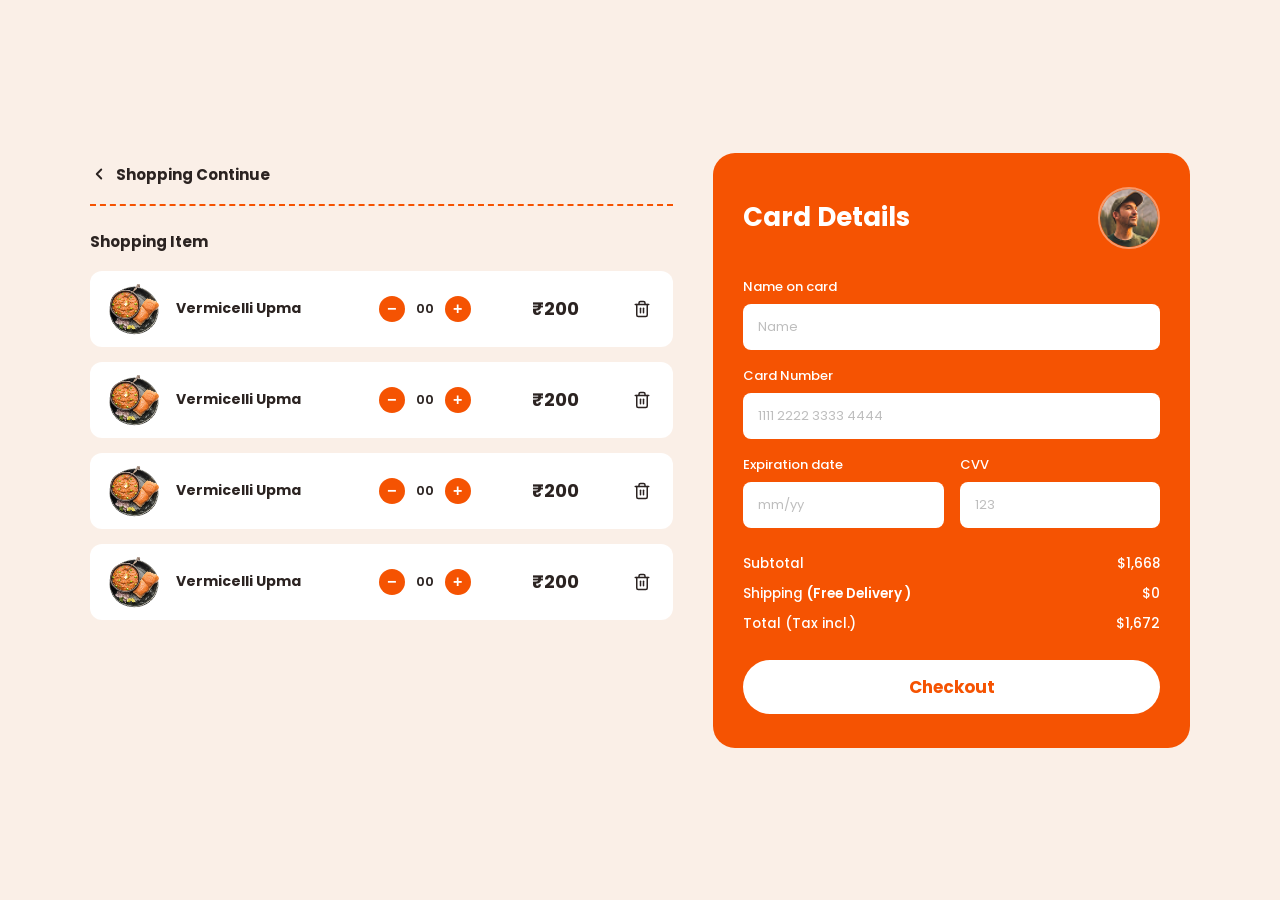
<file: cart.html>
<!doctype html>
<html lang="en">
  <head>
    <meta charset="UTF-8" />
    <meta name="viewport" content="width=device-width, initial-scale=1.0" />
    <title>Shopping Cart & Checkout</title>
    <link rel="preconnect" href="https://fonts.googleapis.com" />
    <link rel="preconnect" href="https://fonts.gstatic.com" crossorigin />
    <link
      href="https://fonts.googleapis.com/css2?family=Poppins:wght@400;500;600;700&display=swap"
      rel="stylesheet"
    />
    <link rel="stylesheet" href="./cart.css" />
  </head>
  <body>
    <div class="cart-container">
      <div class="left-section">
        <a href="#" class="back-link">
          <svg
            class="back-icon"
            viewBox="0 0 24 24"
            fill="none"
            stroke="currentColor"
            stroke-width="2.5"
            stroke-linecap="round"
            stroke-linejoin="round"
          >
            <polyline points="15 18 9 12 15 6"></polyline>
          </svg>
          <span>Shopping Continue</span>
        </a>

        <div class="dashed-divider"></div>

        <h2 class="section-title">Shopping Item</h2>

        <div class="item-list">
          <div class="cart-card">
            <div class="item-info">
              <img
                class="food-img"
               src="./img/pav vaji.png"
                alt="Vermicelli Upma"
              />
              <span class="item-name">Vermicelli Upma</span>
            </div>

            <div class="quantity-controls">
              <button
                class="qty-btn"
                type="button"
                aria-label="Decrease quantity"
              >
                −
              </button>
              <span class="qty-number">00</span>
              <button
                class="qty-btn"
                type="button"
                aria-label="Increase quantity"
              >
                +
              </button>
            </div>

            <div class="item-price">₹200</div>

            <button class="delete-btn" type="button" aria-label="Remove item">
              <svg
                class="trash-icon"
                viewBox="0 0 24 24"
                fill="none"
                stroke="currentColor"
                stroke-width="2"
                stroke-linecap="round"
                stroke-linejoin="round"
              >
                <polyline points="3 6 5 6 21 6"></polyline>
                <path
                  d="M19 6v14a2 2 0 0 1-2 2H7a2 2 0 0 1-2-2V6m3 0V4a2 2 0 0 1 2-2h4a2 2 0 0 1 2 2v2"
                ></path>
                <line x1="10" y1="11" x2="10" y2="17"></line>
                <line x1="14" y1="11" x2="14" y2="17"></line>
              </svg>
            </button>
          </div>

          <div class="cart-card">
            <div class="item-info">
              <img
                class="food-img"
                src="./img/pav vaji.png"
                alt="Vermicelli Upma"
              />
              <span class="item-name">Vermicelli Upma</span>
            </div>

            <div class="quantity-controls">
              <button
                class="qty-btn"
                type="button"
                aria-label="Decrease quantity"
              >
                −
              </button>
              <span class="qty-number">00</span>
              <button
                class="qty-btn"
                type="button"
                aria-label="Increase quantity"
              >
                +
              </button>
            </div>

            <div class="item-price">₹200</div>

            <button class="delete-btn" type="button" aria-label="Remove item">
              <svg
                class="trash-icon"
                viewBox="0 0 24 24"
                fill="none"
                stroke="currentColor"
                stroke-width="2"
                stroke-linecap="round"
                stroke-linejoin="round"
              >
                <polyline points="3 6 5 6 21 6"></polyline>
                <path
                  d="M19 6v14a2 2 0 0 1-2 2H7a2 2 0 0 1-2-2V6m3 0V4a2 2 0 0 1 2-2h4a2 2 0 0 1 2 2v2"
                ></path>
                <line x1="10" y1="11" x2="10" y2="17"></line>
                <line x1="14" y1="11" x2="14" y2="17"></line>
              </svg>
            </button>
          </div>

          <div class="cart-card">
            <div class="item-info">
              <img
                class="food-img"
               src="./img/pav vaji.png"
                alt="Vermicelli Upma"
              />
              <span class="item-name">Vermicelli Upma</span>
            </div>

            <div class="quantity-controls">
              <button
                class="qty-btn"
                type="button"
                aria-label="Decrease quantity"
              >
                −
              </button>
              <span class="qty-number">00</span>
              <button
                class="qty-btn"
                type="button"
                aria-label="Increase quantity"
              >
                +
              </button>
            </div>

            <div class="item-price">₹200</div>

            <button class="delete-btn" type="button" aria-label="Remove item">
              <svg
                class="trash-icon"
                viewBox="0 0 24 24"
                fill="none"
                stroke="currentColor"
                stroke-width="2"
                stroke-linecap="round"
                stroke-linejoin="round"
              >
                <polyline points="3 6 5 6 21 6"></polyline>
                <path
                  d="M19 6v14a2 2 0 0 1-2 2H7a2 2 0 0 1-2-2V6m3 0V4a2 2 0 0 1 2-2h4a2 2 0 0 1 2 2v2"
                ></path>
                <line x1="10" y1="11" x2="10" y2="17"></line>
                <line x1="14" y1="11" x2="14" y2="17"></line>
              </svg>
            </button>
          </div>

          <div class="cart-card">
            <div class="item-info">
              <img
                class="food-img"
                src="./img/pav vaji.png"
                alt="Vermicelli Upma"
              />
              <span class="item-name">Vermicelli Upma</span>
            </div>

            <div class="quantity-controls">
              <button
                class="qty-btn"
                type="button"
                aria-label="Decrease quantity"
              >
                −
              </button>
              <span class="qty-number">00</span>
              <button
                class="qty-btn"
                type="button"
                aria-label="Increase quantity"
              >
                +
              </button>
            </div>

            <div class="item-price">₹200</div>

            <button class="delete-btn" type="button" aria-label="Remove item">
              <svg
                class="trash-icon"
                viewBox="0 0 24 24"
                fill="none"
                stroke="currentColor"
                stroke-width="2"
                stroke-linecap="round"
                stroke-linejoin="round"
              >
                <polyline points="3 6 5 6 21 6"></polyline>
                <path
                  d="M19 6v14a2 2 0 0 1-2 2H7a2 2 0 0 1-2-2V6m3 0V4a2 2 0 0 1 2-2h4a2 2 0 0 1 2 2v2"
                ></path>
                <line x1="10" y1="11" x2="10" y2="17"></line>
                <line x1="14" y1="11" x2="14" y2="17"></line>
              </svg>
            </button>
          </div>
        </div>
      </div>

      <div class="right-section">
        <div class="card-header">
          <h2 class="card-title">Card Details</h2>
          <img
            class="user-avatar"
            src="./img/img-1.png"
            alt="Cardholder Avatar"
          />
        </div>

        <form class="card-form" onsubmit="event.preventDefault()">
          <div class="form-group">
            <label for="card-name">Name on card</label>
            <input type="text" id="card-name" placeholder="Name" />
          </div>

          <div class="form-group">
            <label for="card-number">Card Number</label>
            <input
              type="text"
              id="card-number"
              placeholder="1111 2222 3333 4444"
            />
          </div>

          <div class="form-row">
            <div class="form-group half-width">
              <label for="exp-date">Expiration date</label>
              <input type="text" id="exp-date" placeholder="mm/yy" />
            </div>

            <div class="form-group half-width">
              <label for="cvv">CVV</label>
              <input type="text" id="cvv" placeholder="123" />
            </div>
          </div>

          <div class="summary-section">
            <div class="summary-row">
              <span>Subtotal</span>
              <span>$1,668</span>
            </div>

            <div class="summary-row">
              <span>Shipping <strong>(Free Delivery )</strong></span>
              <span>$0</span>
            </div>

            <div class="summary-row">
              <span>Total (Tax incl.)</span>
              <span>$1,672</span>
            </div>
          </div>

          <button type="submit" class="checkout-btn">Checkout</button>
        </form>
      </div>
    </div>
  </body>
</html>
</file>
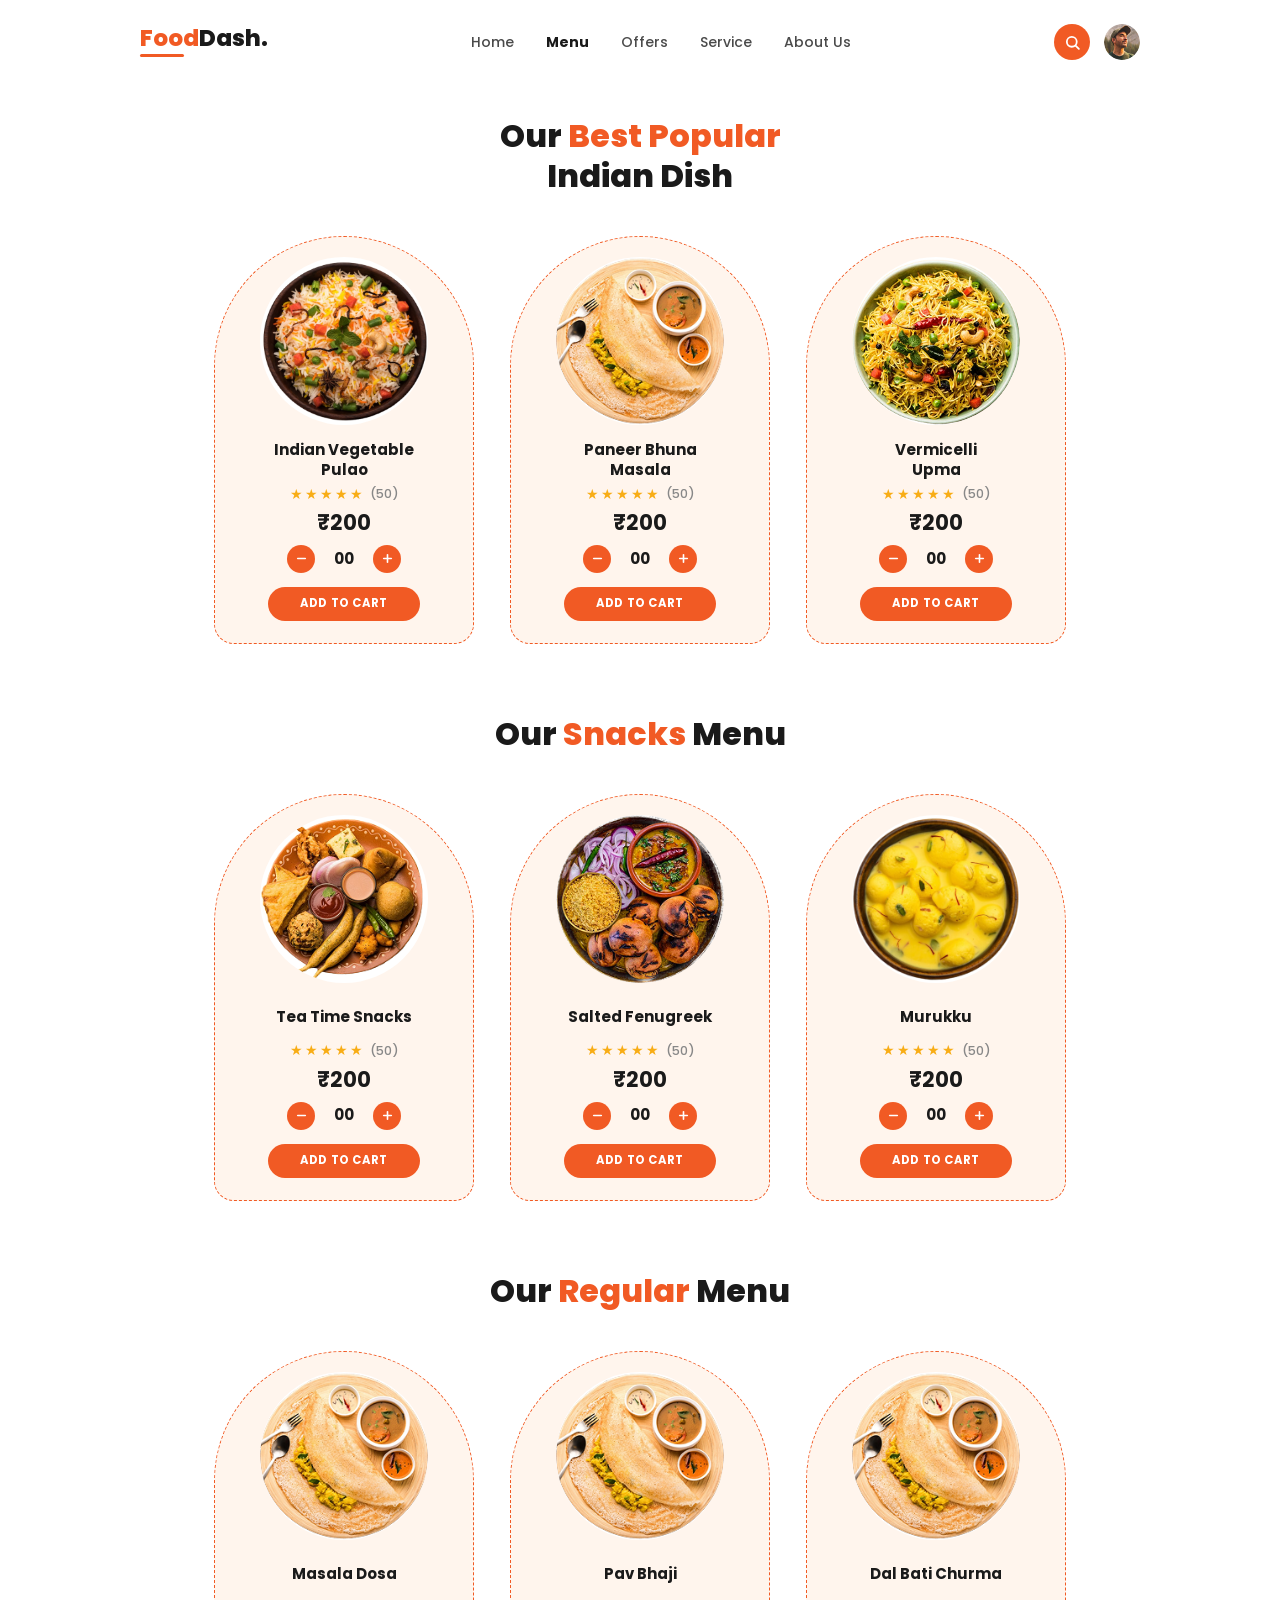
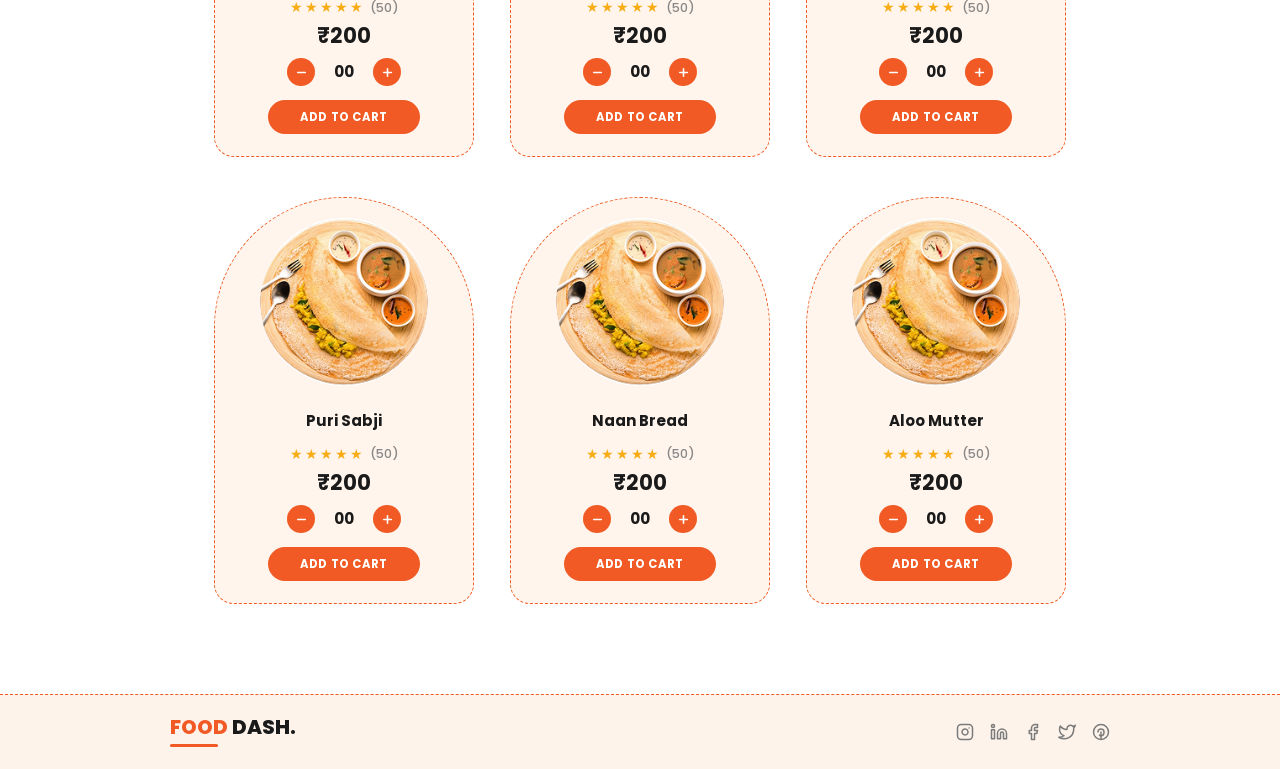
<file: food.html>
<!doctype html>
<html lang="en">
  <head>
    <meta charset="UTF-8" />
    <meta name="viewport" content="width=device-width, initial-scale=1.0" />
    <title>FoodDash</title>
    <meta
      name="description"
      content="Discover FoodDash's best popular Indian dishes, snacks, and regular menu prepared fresh with authentic ingredients."
    />
    <link rel="preconnect" href="https://fonts.googleapis.com" />
    <link rel="preconnect" href="https://fonts.gstatic.com" crossorigin />
    <link
      href="https://fonts.googleapis.com/css2?family=Poppins:ital,wght@0,400;0,500;0,600;0,700;0,800;1,400;1,600&display=swap"
      rel="stylesheet"
    />
    <link rel="stylesheet" href="food.css" />
  </head>
  <body>
    <header class="site-header">
      <div class="header-container">
        <div class="logo-area">
          <a href="#home" class="logo">
            <span class="logo-food">Food</span
            ><span class="logo-dash">Dash.</span>
          </a>
          <div class="logo-underline"></div>
        </div>

        <nav class="main-nav" aria-label="Main Navigation">
          <ul class="nav-links">
            <li><a href="#home" class="nav-item">Home</a></li>
            <li><a href="#menu" class="nav-item active">Menu</a></li>
            <li><a href="#offers" class="nav-item">Offers</a></li>
            <li><a href="#service" class="nav-item">Service</a></li>
            <li><a href="#about" class="nav-item">About Us</a></li>
          </ul>
        </nav>

        <div class="header-actions">
          <button class="search-btn" id="search-btn" aria-label="Search food">
            <svg
              viewBox="0 0 24 24"
              class="search-icon"
              fill="none"
              stroke="currentColor"
              stroke-width="2.5"
              stroke-linecap="round"
              stroke-linejoin="round"
            >
              <circle cx="11" cy="11" r="7"></circle>
              <line x1="21" y1="21" x2="16.65" y2="16.65"></line>
            </svg>
          </button>
          <div class="user-avatar" title="Account Profile">
            <img src="./img/img-1.png" alt="User Profile Avatar" />
          </div>
        </div>
      </div>
    </header>

    <main class="page-content" id="menu">
      <section class="menu-section" id="popular-dish">
        <div class="section-title-wrap">
          <h2 class="section-title">
            Our <span class="highlight-orange">Best Popular</span><br />Indian
            Dish
          </h2>
        </div>

        <div class="cards-grid">
          <article class="food-card" data-id="pulao">
            <div class="card-image-wrap">
              <img
                src="./img/indian pulaw.png"
                alt="Indian Vegetable Pulao"
                class="dish-image"
                loading="lazy"
              />
            </div>
            <h3 class="dish-title">Indian Vegetable<br />Pulao</h3>
            <div class="dish-rating" aria-label="5 out of 5 stars">
              <span class="stars">★★★★★</span>
              <span class="rating-count">(50)</span>
            </div>
            <div class="dish-price">₹200</div>
            <div class="qty-selector">
              <button class="qty-btn minus-btn" aria-label="Decrease quantity">
                <svg
                  viewBox="0 0 24 24"
                  class="btn-icon"
                  fill="none"
                  stroke="currentColor"
                  stroke-width="3"
                  stroke-linecap="round"
                >
                  <line x1="5" y1="12" x2="19" y2="12"></line>
                </svg>
              </button>
              <span class="qty-val">00</span>
              <button class="qty-btn plus-btn" aria-label="Increase quantity">
                <svg
                  viewBox="0 0 24 24"
                  class="btn-icon"
                  fill="none"
                  stroke="currentColor"
                  stroke-width="3"
                  stroke-linecap="round"
                >
                  <line x1="12" y1="5" x2="12" y2="19"></line>
                  <line x1="5" y1="12" x2="19" y2="12"></line>
                </svg>
              </button>
            </div>
            <button class="add-to-cart-btn">ADD TO CART</button>
          </article>

          <article class="food-card" data-id="paneer">
            <div class="card-image-wrap">
              <img
                src="./img/Masala Dosa.png"
                alt="Paneer Bhuna Masala"
                class="dish-image"
                loading="lazy"
              />
            </div>
            <h3 class="dish-title">Paneer Bhuna<br />Masala</h3>
            <div class="dish-rating" aria-label="5 out of 5 stars">
              <span class="stars">★★★★★</span>
              <span class="rating-count">(50)</span>
            </div>
            <div class="dish-price">₹200</div>
            <div class="qty-selector">
              <button class="qty-btn minus-btn" aria-label="Decrease quantity">
                <svg
                  viewBox="0 0 24 24"
                  class="btn-icon"
                  fill="none"
                  stroke="currentColor"
                  stroke-width="3"
                  stroke-linecap="round"
                >
                  <line x1="5" y1="12" x2="19" y2="12"></line>
                </svg>
              </button>
              <span class="qty-val">00</span>
              <button class="qty-btn plus-btn" aria-label="Increase quantity">
                <svg
                  viewBox="0 0 24 24"
                  class="btn-icon"
                  fill="none"
                  stroke="currentColor"
                  stroke-width="3"
                  stroke-linecap="round"
                >
                  <line x1="12" y1="5" x2="12" y2="19"></line>
                  <line x1="5" y1="12" x2="19" y2="12"></line>
                </svg>
              </button>
            </div>
            <button class="add-to-cart-btn">ADD TO CART</button>
          </article>

          <article class="food-card" data-id="upma">
            <div class="card-image-wrap">
              <img
                src="./img/upma.png"
                alt="Vermicelli Upma"
                class="dish-image"
                loading="lazy"
              />
            </div>
            <h3 class="dish-title">Vermicelli<br />Upma</h3>
            <div class="dish-rating" aria-label="5 out of 5 stars">
              <span class="stars">★★★★★</span>
              <span class="rating-count">(50)</span>
            </div>
            <div class="dish-price">₹200</div>
            <div class="qty-selector">
              <button class="qty-btn minus-btn" aria-label="Decrease quantity">
                <svg
                  viewBox="0 0 24 24"
                  class="btn-icon"
                  fill="none"
                  stroke="currentColor"
                  stroke-width="3"
                  stroke-linecap="round"
                >
                  <line x1="5" y1="12" x2="19" y2="12"></line>
                </svg>
              </button>
              <span class="qty-val">00</span>
              <button class="qty-btn plus-btn" aria-label="Increase quantity">
                <svg
                  viewBox="0 0 24 24"
                  class="btn-icon"
                  fill="none"
                  stroke="currentColor"
                  stroke-width="3"
                  stroke-linecap="round"
                >
                  <line x1="12" y1="5" x2="12" y2="19"></line>
                  <line x1="5" y1="12" x2="19" y2="12"></line>
                </svg>
              </button>
            </div>
            <button class="add-to-cart-btn">ADD TO CART</button>
          </article>
        </div>
      </section>

      <section class="menu-section" id="snacks-menu">
        <div class="section-title-wrap">
          <h2 class="section-title">
            Our <span class="highlight-orange">Snacks</span> Menu
          </h2>
        </div>

        <div class="cards-grid">
          <!-- Card 4 -->
          <article class="food-card" data-id="teasnacks">
            <div class="card-image-wrap">
              <img
                src="./img/Tea.png"
                alt="Tea Time Snacks"
                class="dish-image"
                loading="lazy"
              />
            </div>
            <h3 class="dish-title">Tea Time Snacks</h3>
            <div class="dish-rating" aria-label="5 out of 5 stars">
              <span class="stars">★★★★★</span>
              <span class="rating-count">(50)</span>
            </div>
            <div class="dish-price">₹200</div>
            <div class="qty-selector">
              <button class="qty-btn minus-btn" aria-label="Decrease quantity">
                <svg
                  viewBox="0 0 24 24"
                  class="btn-icon"
                  fill="none"
                  stroke="currentColor"
                  stroke-width="3"
                  stroke-linecap="round"
                >
                  <line x1="5" y1="12" x2="19" y2="12"></line>
                </svg>
              </button>
              <span class="qty-val">00</span>
              <button class="qty-btn plus-btn" aria-label="Increase quantity">
                <svg
                  viewBox="0 0 24 24"
                  class="btn-icon"
                  fill="none"
                  stroke="currentColor"
                  stroke-width="3"
                  stroke-linecap="round"
                >
                  <line x1="12" y1="5" x2="12" y2="19"></line>
                  <line x1="5" y1="12" x2="19" y2="12"></line>
                </svg>
              </button>
            </div>
            <button class="add-to-cart-btn">ADD TO CART</button>
          </article>

          <!-- Card 5 -->
          <article class="food-card" data-id="fenugreek">
            <div class="card-image-wrap">
              <img
                src="./img/DAL-BAATI-CHURMA.png"
                alt="Salted Fenugreek"
                class="dish-image"
                loading="lazy"
              />
            </div>
            <h3 class="dish-title">Salted Fenugreek</h3>
            <div class="dish-rating" aria-label="5 out of 5 stars">
              <span class="stars">★★★★★</span>
              <span class="rating-count">(50)</span>
            </div>
            <div class="dish-price">₹200</div>
            <div class="qty-selector">
              <button class="qty-btn minus-btn" aria-label="Decrease quantity">
                <svg
                  viewBox="0 0 24 24"
                  class="btn-icon"
                  fill="none"
                  stroke="currentColor"
                  stroke-width="3"
                  stroke-linecap="round"
                >
                  <line x1="5" y1="12" x2="19" y2="12"></line>
                </svg>
              </button>
              <span class="qty-val">00</span>
              <button class="qty-btn plus-btn" aria-label="Increase quantity">
                <svg
                  viewBox="0 0 24 24"
                  class="btn-icon"
                  fill="none"
                  stroke="currentColor"
                  stroke-width="3"
                  stroke-linecap="round"
                >
                  <line x1="12" y1="5" x2="12" y2="19"></line>
                  <line x1="5" y1="12" x2="19" y2="12"></line>
                </svg>
              </button>
            </div>
            <button class="add-to-cart-btn">ADD TO CART</button>
          </article>

          <!-- Card 6 -->
          <article class="food-card" data-id="murukku">
            <div class="card-image-wrap">
              <img
                src="./img/Rasmalai.png"
                alt="Murukku"
                class="dish-image"
                loading="lazy"
              />
            </div>
            <h3 class="dish-title">Murukku</h3>
            <div class="dish-rating" aria-label="5 out of 5 stars">
              <span class="stars">★★★★★</span>
              <span class="rating-count">(50)</span>
            </div>
            <div class="dish-price">₹200</div>
            <div class="qty-selector">
              <button class="qty-btn minus-btn" aria-label="Decrease quantity">
                <svg
                  viewBox="0 0 24 24"
                  class="btn-icon"
                  fill="none"
                  stroke="currentColor"
                  stroke-width="3"
                  stroke-linecap="round"
                >
                  <line x1="5" y1="12" x2="19" y2="12"></line>
                </svg>
              </button>
              <span class="qty-val">00</span>
              <button class="qty-btn plus-btn" aria-label="Increase quantity">
                <svg
                  viewBox="0 0 24 24"
                  class="btn-icon"
                  fill="none"
                  stroke="currentColor"
                  stroke-width="3"
                  stroke-linecap="round"
                >
                  <line x1="12" y1="5" x2="12" y2="19"></line>
                  <line x1="5" y1="12" x2="19" y2="12"></line>
                </svg>
              </button>
            </div>
            <button class="add-to-cart-btn">ADD TO CART</button>
          </article>
        </div>
      </section>

      <section class="menu-section" id="regular-menu">
        <div class="section-title-wrap">
          <h2 class="section-title">
            Our <span class="highlight-orange">Regular</span> Menu
          </h2>
        </div>

        <div class="cards-grid">
          <article class="food-card" data-id="dosa">
            <div class="card-image-wrap">
              <img
                src="./img/Masala Dosa.png"
                alt="Masala Dosa"
                class="dish-image"
                loading="lazy"
              />
            </div>
            <h3 class="dish-title">Masala Dosa</h3>
            <div class="dish-rating" aria-label="5 out of 5 stars">
              <span class="stars">★★★★★</span>
              <span class="rating-count">(50)</span>
            </div>
            <div class="dish-price">₹200</div>
            <div class="qty-selector">
              <button class="qty-btn minus-btn" aria-label="Decrease quantity">
                <svg
                  viewBox="0 0 24 24"
                  class="btn-icon"
                  fill="none"
                  stroke="currentColor"
                  stroke-width="3"
                  stroke-linecap="round"
                >
                  <line x1="5" y1="12" x2="19" y2="12"></line>
                </svg>
              </button>
              <span class="qty-val">00</span>
              <button class="qty-btn plus-btn" aria-label="Increase quantity">
                <svg
                  viewBox="0 0 24 24"
                  class="btn-icon"
                  fill="none"
                  stroke="currentColor"
                  stroke-width="3"
                  stroke-linecap="round"
                >
                  <line x1="12" y1="5" x2="12" y2="19"></line>
                  <line x1="5" y1="12" x2="19" y2="12"></line>
                </svg>
              </button>
            </div>
            <button class="add-to-cart-btn">ADD TO CART</button>
          </article>

          <article class="food-card" data-id="pavbhaji">
            <div class="card-image-wrap">
              <img
                src="./img/Masala Dosa.png"
                alt="Pav Bhaji"
                class="dish-image"
                loading="lazy"
              />
            </div>
            <h3 class="dish-title">Pav Bhaji</h3>
            <div class="dish-rating" aria-label="5 out of 5 stars">
              <span class="stars">★★★★★</span>
              <span class="rating-count">(50)</span>
            </div>
            <div class="dish-price">₹200</div>
            <div class="qty-selector">
              <button class="qty-btn minus-btn" aria-label="Decrease quantity">
                <svg
                  viewBox="0 0 24 24"
                  class="btn-icon"
                  fill="none"
                  stroke="currentColor"
                  stroke-width="3"
                  stroke-linecap="round"
                >
                  <line x1="5" y1="12" x2="19" y2="12"></line>
                </svg>
              </button>
              <span class="qty-val">00</span>
              <button class="qty-btn plus-btn" aria-label="Increase quantity">
                <svg
                  viewBox="0 0 24 24"
                  class="btn-icon"
                  fill="none"
                  stroke="currentColor"
                  stroke-width="3"
                  stroke-linecap="round"
                >
                  <line x1="12" y1="5" x2="12" y2="19"></line>
                  <line x1="5" y1="12" x2="19" y2="12"></line>
                </svg>
              </button>
            </div>
            <button class="add-to-cart-btn">ADD TO CART</button>
          </article>

          <article class="food-card" data-id="dalbati">
            <div class="card-image-wrap">
              <img
                src="./img/Masala Dosa.png"
                alt="Dal Bati Churma"
                class="dish-image"
                loading="lazy"
              />
            </div>
            <h3 class="dish-title">Dal Bati Churma</h3>
            <div class="dish-rating" aria-label="5 out of 5 stars">
              <span class="stars">★★★★★</span>
              <span class="rating-count">(50)</span>
            </div>
            <div class="dish-price">₹200</div>
            <div class="qty-selector">
              <button class="qty-btn minus-btn" aria-label="Decrease quantity">
                <svg
                  viewBox="0 0 24 24"
                  class="btn-icon"
                  fill="none"
                  stroke="currentColor"
                  stroke-width="3"
                  stroke-linecap="round"
                >
                  <line x1="5" y1="12" x2="19" y2="12"></line>
                </svg>
              </button>
              <span class="qty-val">00</span>
              <button class="qty-btn plus-btn" aria-label="Increase quantity">
                <svg
                  viewBox="0 0 24 24"
                  class="btn-icon"
                  fill="none"
                  stroke="currentColor"
                  stroke-width="3"
                  stroke-linecap="round"
                >
                  <line x1="12" y1="5" x2="12" y2="19"></line>
                  <line x1="5" y1="12" x2="19" y2="12"></line>
                </svg>
              </button>
            </div>
            <button class="add-to-cart-btn">ADD TO CART</button>
          </article>

          <article class="food-card" data-id="purisabji">
            <div class="card-image-wrap">
              <img
                src="./img/Masala Dosa.png"
                alt="Puri Sabji"
                class="dish-image"
                loading="lazy"
              />
            </div>
            <h3 class="dish-title">Puri Sabji</h3>
            <div class="dish-rating" aria-label="5 out of 5 stars">
              <span class="stars">★★★★★</span>
              <span class="rating-count">(50)</span>
            </div>
            <div class="dish-price">₹200</div>
            <div class="qty-selector">
              <button class="qty-btn minus-btn" aria-label="Decrease quantity">
                <svg
                  viewBox="0 0 24 24"
                  class="btn-icon"
                  fill="none"
                  stroke="currentColor"
                  stroke-width="3"
                  stroke-linecap="round"
                >
                  <line x1="5" y1="12" x2="19" y2="12"></line>
                </svg>
              </button>
              <span class="qty-val">00</span>
              <button class="qty-btn plus-btn" aria-label="Increase quantity">
                <svg
                  viewBox="0 0 24 24"
                  class="btn-icon"
                  fill="none"
                  stroke="currentColor"
                  stroke-width="3"
                  stroke-linecap="round"
                >
                  <line x1="12" y1="5" x2="12" y2="19"></line>
                  <line x1="5" y1="12" x2="19" y2="12"></line>
                </svg>
              </button>
            </div>
            <button class="add-to-cart-btn">ADD TO CART</button>
          </article>

          <article class="food-card" data-id="naan">
            <div class="card-image-wrap">
              <img
                src="./img/Masala Dosa.png"
                alt="Naan Bread"
                class="dish-image"
                loading="lazy"
              />
            </div>
            <h3 class="dish-title">Naan Bread</h3>
            <div class="dish-rating" aria-label="5 out of 5 stars">
              <span class="stars">★★★★★</span>
              <span class="rating-count">(50)</span>
            </div>
            <div class="dish-price">₹200</div>
            <div class="qty-selector">
              <button class="qty-btn minus-btn" aria-label="Decrease quantity">
                <svg
                  viewBox="0 0 24 24"
                  class="btn-icon"
                  fill="none"
                  stroke="currentColor"
                  stroke-width="3"
                  stroke-linecap="round"
                >
                  <line x1="5" y1="12" x2="19" y2="12"></line>
                </svg>
              </button>
              <span class="qty-val">00</span>
              <button class="qty-btn plus-btn" aria-label="Increase quantity">
                <svg
                  viewBox="0 0 24 24"
                  class="btn-icon"
                  fill="none"
                  stroke="currentColor"
                  stroke-width="3"
                  stroke-linecap="round"
                >
                  <line x1="12" y1="5" x2="12" y2="19"></line>
                  <line x1="5" y1="12" x2="19" y2="12"></line>
                </svg>
              </button>
            </div>
            <button class="add-to-cart-btn">ADD TO CART</button>
          </article>

          <article class="food-card" data-id="aloomutter">
            <div class="card-image-wrap">
              <img
                src="./img/Masala Dosa.png"
                alt="Aloo Mutter"
                class="dish-image"
                loading="lazy"
              />
            </div>
            <h3 class="dish-title">Aloo Mutter</h3>
            <div class="dish-rating" aria-label="5 out of 5 stars">
              <span class="stars">★★★★★</span>
              <span class="rating-count">(50)</span>
            </div>
            <div class="dish-price">₹200</div>
            <div class="qty-selector">
              <button class="qty-btn minus-btn" aria-label="Decrease quantity">
                <svg
                  viewBox="0 0 24 24"
                  class="btn-icon"
                  fill="none"
                  stroke="currentColor"
                  stroke-width="3"
                  stroke-linecap="round"
                >
                  <line x1="5" y1="12" x2="19" y2="12"></line>
                </svg>
              </button>
              <span class="qty-val">00</span>
              <button class="qty-btn plus-btn" aria-label="Increase quantity">
                <svg
                  viewBox="0 0 24 24"
                  class="btn-icon"
                  fill="none"
                  stroke="currentColor"
                  stroke-width="3"
                  stroke-linecap="round"
                >
                  <line x1="12" y1="5" x2="12" y2="19"></line>
                  <line x1="5" y1="12" x2="19" y2="12"></line>
                </svg>
              </button>
            </div>
            <button class="add-to-cart-btn">ADD TO CART</button>
          </article>
        </div>
      </section>
    </main>

    <footer class="site-footer">
      <div class="footer-container">
        <div class="footer-logo-area">
          <a href="#home" class="logo">
            <span class="logo-food">FOOD</span>
            <span class="logo-dash">DASH.</span>
          </a>
          <div class="logo-underline"></div>
        </div>

        <div class="footer-social-links">
          <a href="#" aria-label="Instagram" class="social-icon">
            <svg
              viewBox="0 0 24 24"
              width="18"
              height="18"
              fill="none"
              stroke="currentColor"
              stroke-width="2"
              stroke-linecap="round"
              stroke-linejoin="round"
            >
              <rect x="2" y="2" width="20" height="20" rx="5" ry="5"></rect>
              <path d="M16 11.37A4 4 0 1 1 12.63 8 4 4 0 0 1 16 11.37z"></path>
              <line x1="17.5" y1="6.5" x2="17.51" y2="6.5"></line>
            </svg>
          </a>
          <a href="#" aria-label="LinkedIn" class="social-icon">
            <svg
              viewBox="0 0 24 24"
              width="18"
              height="18"
              fill="none"
              stroke="currentColor"
              stroke-width="2"
              stroke-linecap="round"
              stroke-linejoin="round"
            >
              <path
                d="M16 8a6 6 0 0 1 6 6v7h-4v-7a2 2 0 0 0-2-2 2 2 0 0 0-2 2v7h-4v-7a6 6 0 0 1 6-6z"
              ></path>
              <rect x="2" y="9" width="4" height="12"></rect>
              <circle cx="4" cy="4" r="2"></circle>
            </svg>
          </a>
          <a href="#" aria-label="Facebook" class="social-icon">
            <svg
              viewBox="0 0 24 24"
              width="18"
              height="18"
              fill="none"
              stroke="currentColor"
              stroke-width="2"
              stroke-linecap="round"
              stroke-linejoin="round"
            >
              <path
                d="M18 2h-3a5 5 0 0 0-5 5v3H7v4h3v8h4v-8h3l1-4h-4V7a1 1 0 0 1 1-1h3z"
              ></path>
            </svg>
          </a>
          <a href="#" aria-label="Twitter" class="social-icon">
            <svg
              viewBox="0 0 24 24"
              width="18"
              height="18"
              fill="none"
              stroke="currentColor"
              stroke-width="2"
              stroke-linecap="round"
              stroke-linejoin="round"
            >
              <path
                d="M23 3a10.9 10.9 0 0 1-3.14 1.53 4.48 4.48 0 0 0-7.86 3v1A10.66 10.66 0 0 1 3 4s-4 9 5 13a11.64 11.64 0 0 1-7 2c9 5 20 0 20-11.5a4.5 4.5 0 0 0-.08-.83A7.72 7.72 0 0 0 23 3z"
              ></path>
            </svg>
          </a>
          <a href="#" aria-label="Pinterest" class="social-icon">
            <svg
              viewBox="0 0 24 24"
              width="18"
              height="18"
              fill="none"
              stroke="currentColor"
              stroke-width="2"
              stroke-linecap="round"
              stroke-linejoin="round"
            >
              <line x1="12" y1="12" x2="12" y2="21"></line>
              <path d="M8 12a4 4 0 1 1 8 0c0 3-2 5-4 5s-2-1-2-1"></path>
              <circle cx="12" cy="12" r="10"></circle>
            </svg>
          </a>
        </div>
      </div>
    </footer>
  </body>
</html>
</file>
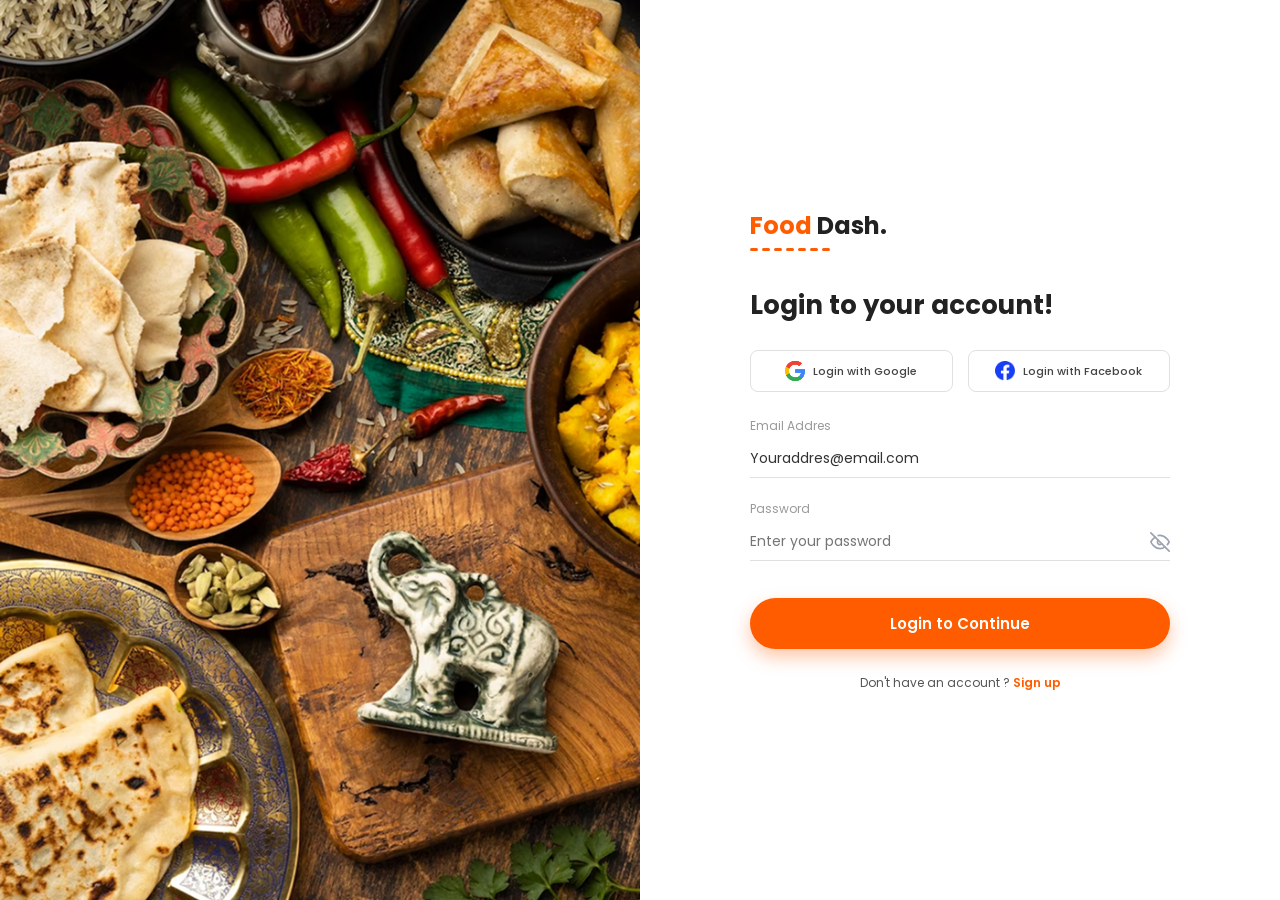
<file: login.html>
<!doctype html>
<html lang="en">
  <head>
    <meta charset="UTF-8" />
    <meta name="viewport" content="width=device-width, initial-scale=1.0" />
    <title>Food Dash - Login</title>

    <link rel="preconnect" href="https://fonts.googleapis.com" />
    <link rel="preconnect" href="https://fonts.gstatic.com" crossorigin />
    <link
      href="https://fonts.googleapis.com/css2?family=Poppins:wght@400;500;600;700&display=swap"
      rel="stylesheet"
    />

    <link rel="stylesheet" href="./login.css"/>
  </head>
  <body>
    <div class="login-container">
      <div class="left-side">
        <img src="./img/img here (1).png" alt="Food Spread" />
      </div>

      <div class="right-side">
        <div class="form-content">
          <!-- Logo -->
          <div class="logo-box">
            <h2 class="logo"><span class="orange-text">Food</span> Dash.</h2>
            <div class="dashes">
              <span></span>
              <span></span>
              <span></span>
              <span></span>
              <span></span>
              <span></span>
              <span></span>
            </div>
          </div>

          <h1 class="title">Login to your account!</h1>

          <div class="social-buttons">
            <button type="button" class="btn-social">
              <img src="./img/Group 1.png" alt="google" />
              Login with Google
            </button>

            <button type="button" class="btn-social">
              <img src="./img/Vector.png" alt="facebook" />
              Login with Facebook
            </button>
          </div>

          <form>
            <div class="input-box">
              <label>Email Addres</label>
              <input
                type="email"
                placeholder="Youraddres@email.com"
                value="Youraddres@email.com"
              />
            </div>

            <div class="input-box">
              <label>Password</label>
              <div class="password-wrapper">
                <input type="password" placeholder="Enter your password" />

                <span class="eye-icon">
                  <svg
                    width="20"
                    height="20"
                    viewBox="0 0 24 24"
                    fill="none"
                    stroke="#9ca3af"
                    stroke-width="2"
                    stroke-linecap="round"
                    stroke-linejoin="round"
                  >
                    <path
                      d="M17.94 17.94A10.07 10.07 0 0 1 12 20c-7 0-11-8-11-8a18.45 18.45 0 0 1 5.06-5.94M9.9 4.24A9.12 9.12 0 0 1 12 4c7 0 11 8 11 8a18.5 18.5 0 0 1-2.16 3.19m-6.72-1.07a3 3 0 1 1-4.24-4.24"
                    ></path>
                    <line x1="1" y1="1" x2="23" y2="23"></line>
                  </svg>
                </span>
              </div>
            </div>

            <button type="submit" class="btn-login">Login to Continue</button>

            <p class="signup-text">
              Don't have an account ? <a href="#">Sign up</a>
            </p>
          </form>
        </div>
      </div>
    </div>
  </body>
</html>
</file>
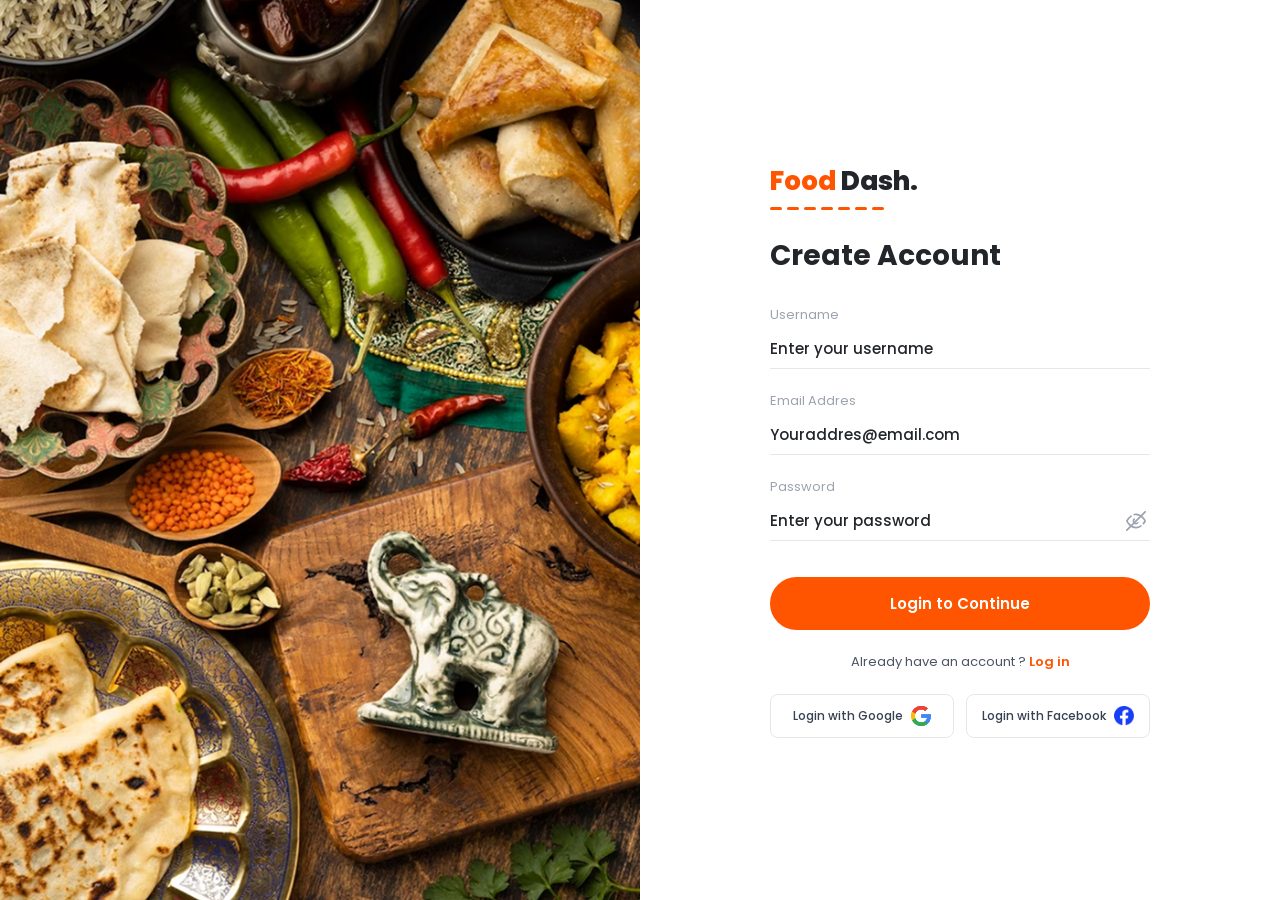
<file: signup.html>
<!doctype html>
<html lang="en">
  <head>
    <meta charset="UTF-8" />
    <meta name="viewport" content="width=device-width, initial-scale=1.0" />
    <title>Food Dash - Create Account</title>

    <link rel="preconnect" href="https://fonts.googleapis.com" />
    <link rel="preconnect" href="https://fonts.gstatic.com" crossorigin />
    <link
      href="https://fonts.googleapis.com/css2?family=Poppins:wght@400;500;600;700;800&display=swap"
      rel="stylesheet"
    />

    <link rel="stylesheet" href="./signup.css" />
  </head>
  <body>
    <div class="main-container">
      <div class="left-side">
        <img src="./img/img here (1).png" alt="Food Feast" class="food-img" />
      </div>

      <div class="right-side">
        <div class="form-box">
          <div class="logo-area">
            <h2 class="logo-text">
              <span class="orange-text">Food</span> Dash.
            </h2>
            <div class="dashes">
              <span></span>
              <span></span>
              <span></span>
              <span></span>
              <span></span>
              <span></span>
              <span></span>
            </div>
          </div>

          <h1 class="page-title">Create Account</h1>

          <form class="signup-form">
            <div class="input-group">
              <label for="username">Username</label>
              <input
                type="text"
                id="username"
                placeholder="Enter your username"
                required
              />
            </div>

            <div class="input-group">
              <label for="email">Email Addres</label>
              <input
                type="email"
                id="email"
                placeholder="Youraddres@email.com"
                required
              />
            </div>

            <div class="input-group">
              <label for="password">Password</label>
              <div class="password-wrapper">
                <input
                  type="password"
                  id="password"
                  placeholder="Enter your password"
                  required
                />
                <span class="eye-icon">
                  <svg
                    width="20"
                    height="20"
                    viewBox="0 0 24 24"
                    fill="none"
                    stroke="#9ca3af"
                    stroke-width="2"
                    stroke-linecap="round"
                    stroke-linejoin="round"
                  >
                    <path
                      d="M17.94 17.94A10.07 10.07 0 0 1 12 20c-7 0-11-8-11-8a18.45 18.45 0 0 1 5.06-5.94M9.9 4.24A9.12 9.12 0 0 1 12 4c7 0 11 8 11 8a18.5 18.5 0 0 1-2.16 3.19m-6.72-1.07a3 3 0 1 1-4.24-4.24"
                    ></path>
                    <line x1="1" y1="23" x2="23" y2="1"></line>
                  </svg>
                </span>
              </div>
            </div>

            <button type="submit" class="submit-btn">Login to Continue</button>

            <p class="login-prompt">
              Already have an account ?
              <a href="#" class="orange-link">Log in</a>
            </p>

            <div class="social-buttons">
              <button type="button" class="social-btn">
                Login with Google
                <img src="./img/Group 1.png" alt="gogole" />
              </button>

              <button type="button" class="social-btn">
                Login with Facebook
                <img src="./img/Vector.png" alt="facebook" />
              </button>
            </div>
          </form>
        </div>
      </div>
    </div>
  </body>
</html>
</file>
<file: cart.css>
* {
  margin: 0;
  padding: 0;
  box-sizing: border-box;
}

body {
  font-family: 'Poppins', sans-serif;
  background-color: #faefe7;
  min-height: 100vh;
  display: flex;
  justify-content: center;
  align-items: center;
  padding: 40px 20px;
}

.cart-container {
  display: flex;
  gap: 40px;
  max-width: 1100px;
  width: 100%;
  align-items: flex-start;
}

.left-section {
  flex: 1.4;
  padding-top: 10px;
}

.back-link {
  display: inline-flex;
  align-items: center;
  gap: 8px;
  text-decoration: none;
  color: #2b2321;
  font-size: 15px;
  font-weight: 700;
  margin-bottom: 18px;
}

.back-icon {
  width: 18px;
  height: 18px;
  stroke: #2b2321;
}

.dashed-divider {
  width: 100%;
  border-top: 2.5px dashed #f55302;
  margin-bottom: 24px;
}

.section-title {
  font-size: 15px;
  font-weight: 700;
  color: #2b2321;
  margin-bottom: 18px;
}

.item-list {
  display: flex;
  flex-direction: column;
  gap: 15px;
}

.cart-card {
  background-color: #ffffff;
  border-radius: 12px;
  padding: 12px 18px;
  display: flex;
  align-items: center;
  justify-content: space-between;
}

.item-info {
  display: flex;
  align-items: center;
  gap: 16px;
  width: 220px;
}

.food-img {
  width: 52px;
  height: 52px;
  border-radius: 50%;
  object-fit: cover;
}

.item-name {
  font-size: 14px;
  font-weight: 700;
  color: #2b2321;
}

.quantity-controls {
  display: flex;
  align-items: center;
  gap: 10px;
}

.qty-btn {
  width: 26px;
  height: 26px;
  background-color: #f55302;
  color: #ffffff;
  border: none;
  border-radius: 50%;
  font-size: 16px;
  font-weight: 700;
  display: flex;
  align-items: center;
  justify-content: center;
  cursor: pointer;
  line-height: 1;
}

.qty-number {
  font-size: 13px;
  font-weight: 600;
  color: #2b2321;
  min-width: 20px;
  text-align: center;
}

.item-price {
  font-size: 18px;
  font-weight: 700;
  color: #2b2321;
  margin-left: 10px;
}

.delete-btn {
  background: none;
  border: none;
  cursor: pointer;
  padding: 4px;
  display: flex;
  align-items: center;
  justify-content: center;
  color: #2b2321;
}

.trash-icon {
  width: 18px;
  height: 18px;
}

.right-section {
  flex: 1;
  background-color: #f55302;
  border-radius: 22px;
  padding: 34px 30px;
  color: #ffffff;
}

.card-header {
  display: flex;
  justify-content: space-between;
  align-items: center;
  margin-bottom: 28px;
}

.card-title {
  font-size: 26px;
  font-weight: 700;
  color: #ffffff;
}

.user-avatar {
  width: 62px;
  height: 62px;
  border-radius: 50%;
  object-fit: cover;
  border: 2px solid rgba(255, 255, 255, 0.4);
}

.card-form {
  display: flex;
  flex-direction: column;
}

.form-group {
  margin-bottom: 16px;
  display: flex;
  flex-direction: column;
}

.form-group label {
  font-size: 13px;
  font-weight: 500;
  color: #ffffff;
  margin-bottom: 7px;
}

.form-group input {
  width: 100%;
  padding: 13px 15px;
  border-radius: 8px;
  border: none;
  outline: none;
  font-size: 13px;
  font-family: inherit;
  color: #333333;
  background-color: #ffffff;
}

.form-group input::placeholder {
  color: #bebebe;
}

.form-row {
  display: flex;
  gap: 16px;
}

.half-width {
  flex: 1;
}

.summary-section {
  margin-top: 10px;
  margin-bottom: 26px;
  display: flex;
  flex-direction: column;
  gap: 10px;
}

.summary-row {
  display: flex;
  justify-content: space-between;
  font-size: 13.5px;
  font-weight: 500;
  color: #ffffff;
}

.summary-row strong {
  font-weight: 600;
}

.checkout-btn {
  width: 100%;
  padding: 14px 20px;
  border-radius: 50px;
  border: none;
  background-color: #ffffff;
  color: #f55302;
  font-size: 17px;
  font-weight: 700;
  font-family: inherit;
  cursor: pointer;
}

@media (max-width: 860px) {
  .cart-container {
    flex-direction: column;
  }

  .left-section,
  .right-section {
    width: 100%;
  }

  .item-info {
    width: auto;
  }
}
</file>
<file: food.css>
* {
  margin: 0;
  padding: 0;
  box-sizing: border-box;
}

body {
  font-family: "Poppins", sans-serif;
  background-color: #ffffff;
  color: #1a1a1a;
  line-height: 1.5;
}

.site-header {
  width: 100%;
  background-color: #ffffff;
  padding: 24px 0 20px 0;
}

.header-container {
  max-width: 1040px;
  margin: 0 auto;
  padding: 0 20px;
  display: flex;
  align-items: center;
  justify-content: space-between;
}

.logo-area {
  display: inline-flex;
  flex-direction: column;
}

.logo {
  text-decoration: none;
  font-size: 23px;
  font-weight: 800;
  line-height: 1;
}

.logo-food {
  color: #f15a24;
}

.logo-dash {
  color: #1a1a1a;
}

.logo-underline {
  width: 44px;
  height: 2.8px;
  background-color: #f15a24;
  border-radius: 2px;
  margin-top: 4px;
}

.main-nav {
  display: flex;
  align-items: center;
}

.nav-links {
  list-style: none;
  display: flex;
  align-items: center;
  gap: 32px;
}

.nav-item {
  text-decoration: none;
  font-size: 14px;
  font-weight: 500;
  color: #4a4a4a;
}

.nav-item.active {
  color: #1a1a1a;
  font-weight: 700;
}

.header-actions {
  display: flex;
  align-items: center;
  gap: 14px;
}

.search-btn {
  width: 36px;
  height: 36px;
  border-radius: 50%;
  background-color: #f15a24;
  border: none;
  color: #ffffff;
  display: flex;
  align-items: center;
  justify-content: center;
  cursor: pointer;
}

.search-icon {
  width: 17px;
  height: 17px;
}

.user-avatar {
  width: 36px;
  height: 36px;
  border-radius: 50%;
  overflow: hidden;
  cursor: pointer;
}

.user-avatar img {
  width: 100%;
  height: 100%;
  object-fit: cover;
  display: block;
}

.page-content {
  max-width: 1040px;
  margin: 0 auto;
  padding: 36px 20px 70px 20px;
}

.menu-section {
  margin-bottom: 70px;
}

.menu-section:last-child {
  margin-bottom: 20px;
}

.section-title-wrap {
  text-align: center;
  margin-bottom: 40px;
}

.section-title {
  font-size: 32px;
  font-weight: 800;
  color: #1a1a1a;
  line-height: 1.25;
}

.highlight-orange {
  color: #f15a24;
}

.cards-grid {
  display: grid;
  grid-template-columns: repeat(3, 260px);
  gap: 40px 36px;
  justify-content: center;
}

.food-card {
  background-color: #fff5ed;
  border: 1.5px dashed #f15a24;
  border-radius: 130px 130px 20px 20px;
  padding: 20px 18px 22px 18px;
  display: flex;
  flex-direction: column;
  align-items: center;
  text-align: center;
  width: 260px;
}

.card-image-wrap {
  width: 168px;
  height: 168px;
  border-radius: 50%;
  overflow: hidden;
  margin-bottom: 15px;
  background-color: #ffffff;
  display: flex;
  align-items: center;
  justify-content: center;
}

.dish-image {
  width: 100%;
  height: 100%;
  object-fit: cover;
  display: block;
}

.dish-title {
  font-size: 15px;
  font-weight: 700;
  color: #1a1a1a;
  line-height: 1.3;
  margin-bottom: 6px;
  min-height: 38px;
  display: flex;
  align-items: center;
  justify-content: center;
  text-align: center;
}

.dish-rating {
  display: flex;
  align-items: center;
  justify-content: center;
  gap: 3px;
  margin-bottom: 8px;
}

.stars {
  color: #f8ad16;
  font-size: 13.5px;
  letter-spacing: 2px;
  line-height: 1;
}

.rating-count {
  font-size: 12.5px;
  color: #888888;
  font-weight: 500;
  margin-left: 2px;
}

.dish-price {
  font-size: 21px;
  font-weight: 700;
  color: #1a1a1a;
  margin-bottom: 12px;
  line-height: 1;
}

.qty-selector {
  display: flex;
  align-items: center;
  justify-content: center;
  gap: 16px;
  margin-bottom: 14px;
}

.qty-btn {
  width: 28px;
  height: 28px;
  border-radius: 50%;
  background-color: #f15a24;
  border: none;
  color: #ffffff;
  display: flex;
  align-items: center;
  justify-content: center;
  cursor: pointer;
}

.btn-icon {
  width: 13px;
  height: 13px;
}

.qty-val {
  font-size: 15px;
  font-weight: 700;
  color: #1a1a1a;
  min-width: 26px;
  text-align: center;
}

.add-to-cart-btn {
  width: 152px;
  background-color: #f15a24;
  color: #ffffff;
  border: none;
  border-radius: 18px;
  padding: 8.5px 0;
  font-family: "Poppins", sans-serif;
  font-size: 11.5px;
  font-weight: 700;
  letter-spacing: 0.6px;
  text-transform: uppercase;
  cursor: pointer;
  display: block;
  margin: 0 auto;
}

.site-footer {
  width: 100%;
  background-color: #fdf3eb;
  border-top: 1.5px dashed #f15a24;
  padding: 22px 0;
}

.footer-container {
  max-width: 980px;
  margin: 0 auto;
  padding: 0 20px;
  display: flex;
  align-items: center;
  justify-content: space-between;
}

.footer-logo-area .logo {
  font-size: 20px;
}

.footer-logo-area .logo-underline {
  width: 48px;
  height: 2.5px;
  background-color: #f15a24;
  border-radius: 2px;
  margin-top: 3px;
}

.footer-social-links {
  display: flex;
  align-items: center;
  gap: 16px;
}

.social-icon {
  color: #7b7b7b;
  text-decoration: none;
  display: flex;
  align-items: center;
  justify-content: center;
}

@media (max-width: 980px) {
  .cards-grid {
    grid-template-columns: repeat(2, 260px);
    gap: 36px 28px;
    max-width: 600px;
  }
}

@media (max-width: 680px) {
  .header-container {
    flex-wrap: wrap;
    gap: 16px;
    justify-content: center;
  }

  .nav-links {
    gap: 20px;
  }

  .cards-grid {
    grid-template-columns: 260px;
    max-width: 280px;
  }

  .section-title {
    font-size: 26px;
  }

  .footer-container {
    flex-direction: column;
    gap: 16px;
    text-align: center;
  }
}
</file>
<file: login.css>
* {
  margin: 0;
  padding: 0;
  box-sizing: border-box;
  font-family: "Poppins", sans-serif;
}

body {
  width: 100%;
  height: 100vh;
}
.login-container {
  display: flex;
  width: 100%;
  height: 100vh;
}

.left-side {
  width: 50%;
  height: 100%;
}

.left-side img {
  width: 100%;
  height: 100%;
  object-fit: cover;
  display: block;
}

.right-side {
  width: 50%;
  height: 100%;
  display: flex;
  justify-content: center;
  align-items: center;
  padding: 40px 60px;
  background-color: #ffffff;
}

.form-content {
  width: 100%;
  max-width: 420px;
}

.logo-box {
  margin-bottom: 35px;
}

.logo {
  font-size: 24px;
  font-weight: 700;
  color: #222222;
}

.orange-text {
  color: #ff5c00;
}

.dashes {
  display: flex;
  gap: 4px;
  margin-top: 5px;
}

.dashes span {
  width: 8px;
  height: 3px;
  background-color: #ff5c00;
  border-radius: 2px;
}

.title {
  font-size: 26px;
  font-weight: 700;
  color: #222222;
  margin-bottom: 25px;
}

.social-buttons {
  display: flex;
  gap: 15px;
  margin-bottom: 25px;
}

.btn-social {
  flex: 1;
  display: flex;
  align-items: center;
  justify-content: center;
  gap: 8px;
  padding: 10px;
  background-color: #ffffff;
  border: 1px solid #e0e0e0;
  border-radius: 8px;
  font-size: 11px;
  font-weight: 500;
  color: #444444;
  cursor: pointer;
}

.btn-social:hover {
  background-color: #f7f7f7;
}

.btn-social img {
  width: 20px;
}

.input-box {
  margin-bottom: 22px;
}

.input-box label {
  display: block;
  font-size: 12px;
  color: #999999;
  margin-bottom: 5px;
}

.input-box input {
  width: 100%;
  padding: 8px 0;
  border: none;
  border-bottom: 1.5px solid #e0e0e0;
  font-size: 14px;
  color: #333333;
  outline: none;
}

.input-box input:focus {
  border-bottom-color: #ff5c00;
}

.password-wrapper {
  position: relative;
  display: flex;
  align-items: center;
}

.password-wrapper input {
  padding-right: 30px;
}

.eye-icon {
  position: absolute;
  right: 0;
  cursor: pointer;
  display: flex;
  align-items: center;
}

.btn-login {
  width: 100%;
  padding: 14px;
  margin-top: 15px;
  background-color: #ff5c00;
  color: #ffffff;
  font-size: 15px;
  font-weight: 600;
  border: none;
  border-radius: 50px;
  cursor: pointer;
  box-shadow: 0 8px 18px rgba(255, 92, 0, 0.35);
}

.btn-login:hover {
  background-color: #e05200;
}

.signup-text {
  text-align: center;
  font-size: 12px;
  color: #555555;
  margin-top: 25px;
}

.signup-text a {
  color: #ff5c00;
  text-decoration: none;
  font-weight: 600;
}

.signup-text a:hover {
  text-decoration: underline;
}
</file>
<file: signup.css>
* {
  margin: 0;
  padding: 0;
  box-sizing: border-box;
}

body {
  font-family: "Poppins", sans-serif;
  width: 100%;
  height: 100%;
  background-color: #ffffff;
}

.login-container,
.main-container {
  display: flex;
  width: 100vw;
  min-height: 100vh;
}

/* Left Side - Fixed image on scroll (No margin, No padding) */
.banner-section,
.left-side {
  position: fixed;
  top: 0;
  left: 0;
  width: 50%;
  height: 100vh;
  margin: 0;
  padding: 0;
  overflow: hidden;
  z-index: 10;
}

.banner-image,
.food-img {
  width: 100%;
  height: 100%;
  object-fit: cover;
  display: block;
  margin: 0;
  padding: 0;
}

/* Right Side - Form with data padding (margin-left: 50% for fixed left image) */
.form-section,
.right-side {
  margin-left: 50%;
  width: 50%;
  min-height: 100vh;
  display: flex;
  align-items: center;
  justify-content: center;
  padding: 40px 60px;
  background-color: #ffffff;
}

.form-wrapper,
.form-box {
  width: 100%;
  max-width: 380px;
}

.brand-header,
.logo-area {
  margin-bottom: 25px;
}

.brand-logo,
.logo-text {
  font-size: 26px;
  font-weight: 800;
  color: #22252a;
}

.brand-food,
.orange-text {
  color: #ff5400;
}

.brand-underline,
.dashes {
  display: flex;
  gap: 5px;
  margin-top: 6px;
}

.brand-underline span,
.dashes span {
  width: 12px;
  height: 3px;
  background-color: #ff5400;
  border-radius: 2px;
}

.login-title,
.page-title {
  font-size: 28px;
  font-weight: 700;
  color: #22252a;
  margin-bottom: 28px;
}

.form-group,
.input-group {
  margin-bottom: 22px;
}

.form-label,
.input-group label {
  display: block;
  font-size: 13px;
  color: #9ca3af;
  margin-bottom: 4px;
}

.underline-input,
.input-group input {
  width: 100%;
  border: none;
  border-bottom: 1.5px solid #e5e7eb;
  padding: 8px 0;
  font-family: "Poppins", sans-serif;
  font-size: 15px;
  font-weight: 500;
  color: #22252a;
  outline: none;
  background: transparent;
}

.underline-input:focus,
.input-group input:focus {
  border-bottom-color: #ff5400;
}

.underline-input::placeholder,
.input-group input::placeholder {
  color: #22252a;
  opacity: 1;
}

.password-field-container,
.password-wrapper {
  position: relative;
  display: flex;
  align-items: center;
}

.password-field-container input,
.password-wrapper input {
  padding-right: 32px;
}

.eye-toggle-btn,
.eye-icon {
  position: absolute;
  right: 0;
  cursor: pointer;
  display: flex;
  align-items: center;
  padding: 4px;
  background: none;
  border: none;
}

.submit-btn {
  width: 100%;
  margin-top: 14px;
  padding: 15px;
  background-color: #ff5400;
  color: #ffffff;
  border: none;
  border-radius: 50px;
  font-family: "Poppins", sans-serif;
  font-size: 15px;
  font-weight: 600;
  cursor: pointer;
}

.signup-prompt,
.login-prompt {
  text-align: center;
  font-size: 13px;
  color: #4b5563;
  margin: 22px 0;
}

.signup-link,
.orange-link {
  color: #ff5400;
  text-decoration: none;
  font-weight: 600;
}

.signup-link:hover,
.orange-link:hover {
  text-decoration: underline;
}

.social-login-group,
.social-buttons {
  display: flex;
  gap: 12px;
}

.social-btn {
  flex: 1;
  display: flex;
  align-items: center;
  justify-content: center;
  gap: 8px;
  padding: 11px 10px;
  background-color: #ffffff;
  border: 1px solid #e5e7eb;
  border-radius: 8px;
  font-family: "Poppins", sans-serif;
  font-size: 12px;
  font-weight: 500;
  color: #374151;
  cursor: pointer;
  transition: 0.2s ease;
}

.social-btn:hover {
  border-color: #d1d5db;
  background-color: #f9fafb;
}

.social-btn img {
  width: 20px;
}

@media (max-width: 768px) {
  .login-container,
  .main-container {
    flex-direction: column;
  }

  .banner-section,
  .left-side {
    position: relative;
    width: 100%;
    height: 240px;
  }

  .form-section,
  .right-side {
    margin-left: 0;
    width: 100%;
    min-height: auto;
    padding: 30px 20px;
  }
}
</file>
